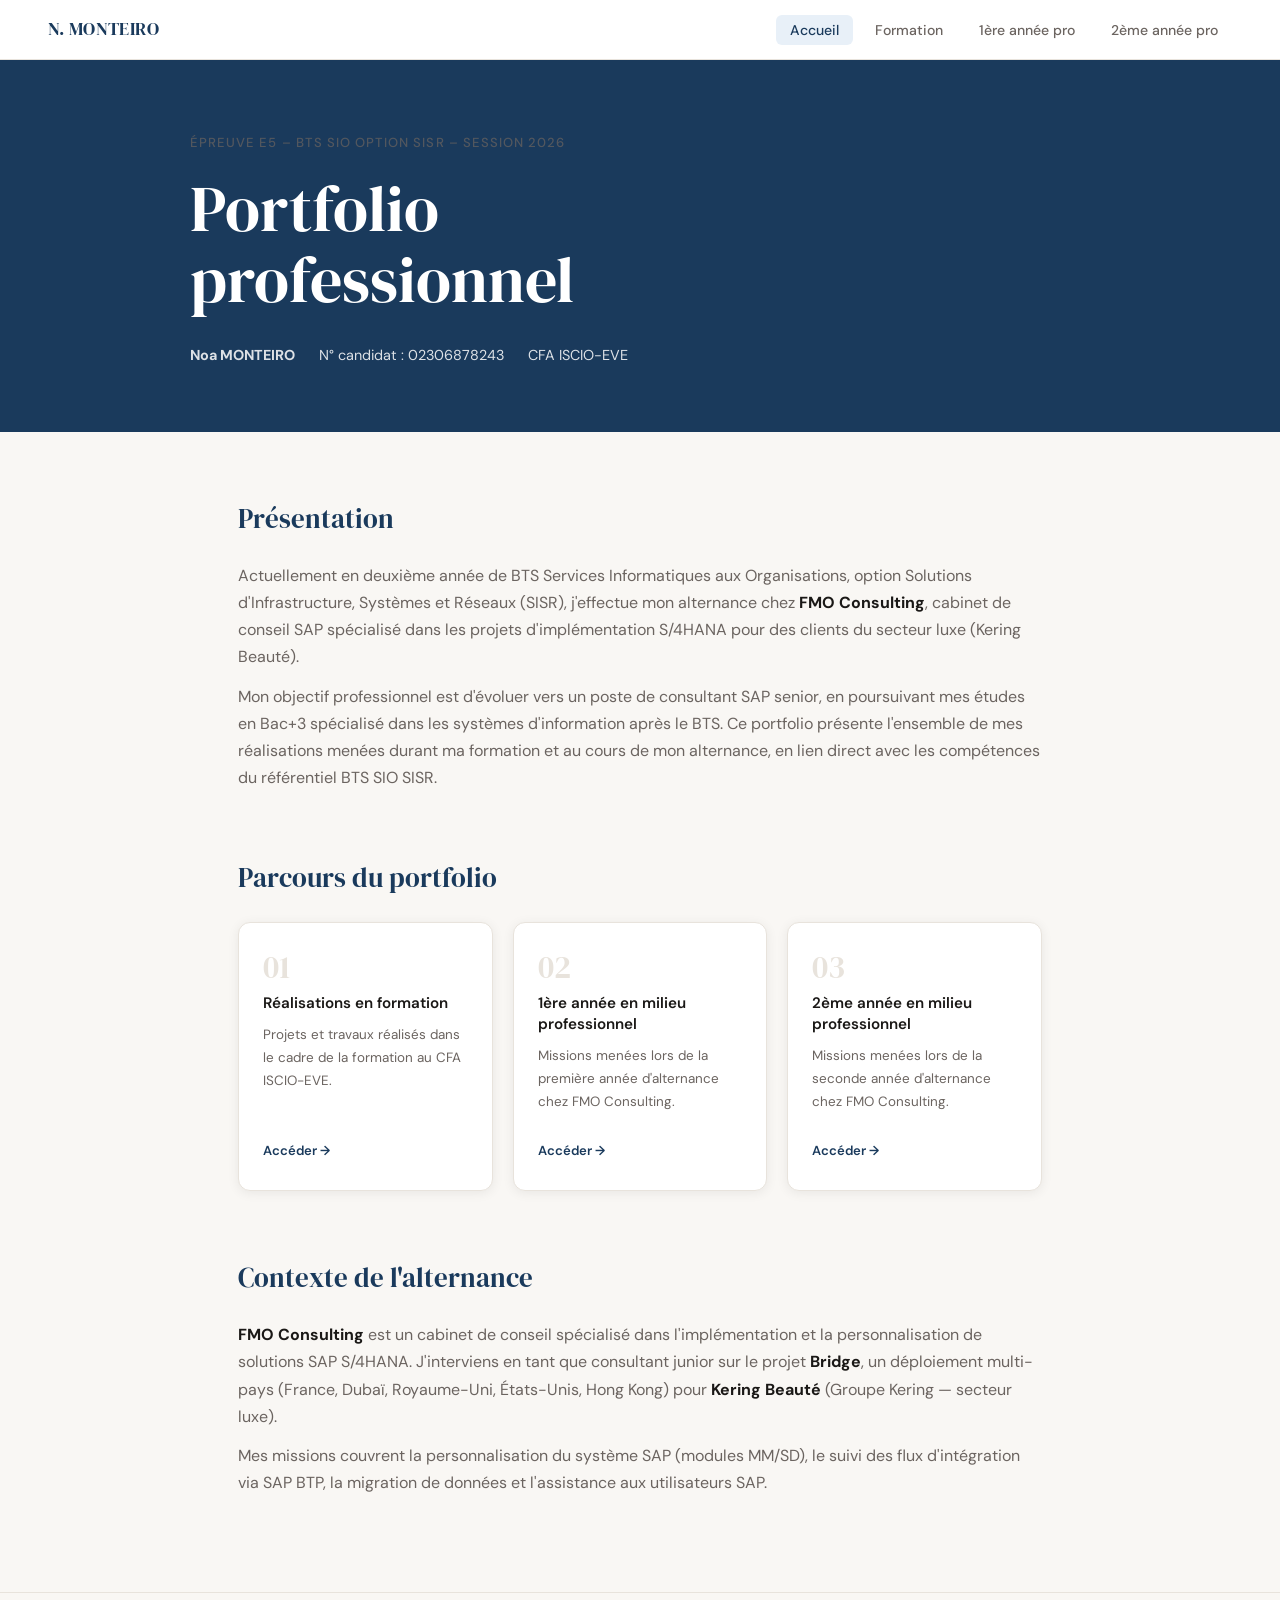
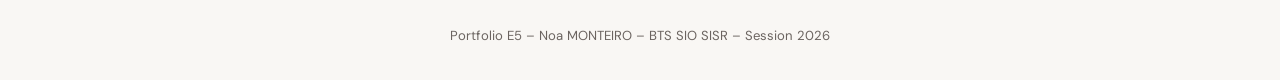
<file: index.html>
<!DOCTYPE html>
<html lang="fr">
<head>
  <meta charset="UTF-8" />
  <meta name="viewport" content="width=device-width, initial-scale=1.0" />
  <title>Portfolio E5 – Noa MONTEIRO</title>
  <link rel="preconnect" href="https://fonts.googleapis.com">
  <link href="https://fonts.googleapis.com/css2?family=DM+Serif+Display&family=DM+Sans:wght@300;400;500;600&display=swap" rel="stylesheet">
  <link rel="stylesheet" href="style.css" />
</head>
<body>
  <nav>
    <a href="index.html" class="nav-brand">N. MONTEIRO</a>
    <ul>
      <li><a href="index.html" class="active">Accueil</a></li>
      <li><a href="formation.html">Formation</a></li>
      <li><a href="pro-annee1.html">1ère année pro</a></li>
      <li><a href="pro-annee2.html">2ème année pro</a></li>
    </ul>
  </nav>

  <header class="hero">
    <div class="hero-inner">
      <p class="hero-label">Épreuve E5 – BTS SIO option SISR – Session 2026</p>
      <h1>Portfolio<br/>professionnel</h1>
      <div class="hero-meta">
        <span><strong>Noa MONTEIRO</strong></span>
        <span>N° candidat : 02306878243</span>
        <span>CFA ISCIO-EVE</span>
      </div>
    </div>
  </header>

  <main class="container">
    <section class="section-intro">
      <h2>Présentation</h2>
      <p>
        Actuellement en deuxième année de BTS Services Informatiques aux Organisations, option Solutions d'Infrastructure, Systèmes et Réseaux (SISR), j'effectue mon alternance chez <strong>FMO Consulting</strong>, cabinet de conseil SAP spécialisé dans les projets d'implémentation S/4HANA pour des clients du secteur luxe (Kering Beauté).
      </p>
      <p>
        Mon objectif professionnel est d'évoluer vers un poste de consultant SAP senior, en poursuivant mes études en Bac+3 spécialisé dans les systèmes d'information après le BTS. Ce portfolio présente l'ensemble de mes réalisations menées durant ma formation et au cours de mon alternance, en lien direct avec les compétences du référentiel BTS SIO SISR.
      </p>
    </section>

    <section class="section-cards">
      <h2>Parcours du portfolio</h2>
      <div class="cards">
        <a href="formation.html" class="card">
          <span class="card-num">01</span>
          <h3>Réalisations en formation</h3>
          <p>Projets et travaux réalisés dans le cadre de la formation au CFA ISCIO-EVE.</p>
          <span class="card-link">Accéder →</span>
        </a>
        <a href="pro-annee1.html" class="card">
          <span class="card-num">02</span>
          <h3>1ère année en milieu professionnel</h3>
          <p>Missions menées lors de la première année d'alternance chez FMO Consulting.</p>
          <span class="card-link">Accéder →</span>
        </a>
        <a href="pro-annee2.html" class="card">
          <span class="card-num">03</span>
          <h3>2ème année en milieu professionnel</h3>
          <p>Missions menées lors de la seconde année d'alternance chez FMO Consulting.</p>
          <span class="card-link">Accéder →</span>
        </a>
      </div>
    </section>

    <section class="section-context">
      <h2>Contexte de l'alternance</h2>
      <p>
        <strong>FMO Consulting</strong> est un cabinet de conseil spécialisé dans l'implémentation et la personnalisation de solutions SAP S/4HANA. J'interviens en tant que consultant junior sur le projet <strong>Bridge</strong>, un déploiement multi-pays (France, Dubaï, Royaume-Uni, États-Unis, Hong Kong) pour <strong>Kering Beauté</strong> (Groupe Kering — secteur luxe).
      </p>
      <p>
        Mes missions couvrent la personnalisation du système SAP (modules MM/SD), le suivi des flux d'intégration via SAP BTP, la migration de données et l'assistance aux utilisateurs SAP.
      </p>
    </section>
  </main>

  <footer>
    <p>Portfolio E5 – Noa MONTEIRO – BTS SIO SISR – Session 2026</p>
  </footer>
</body>
</html>
</file>
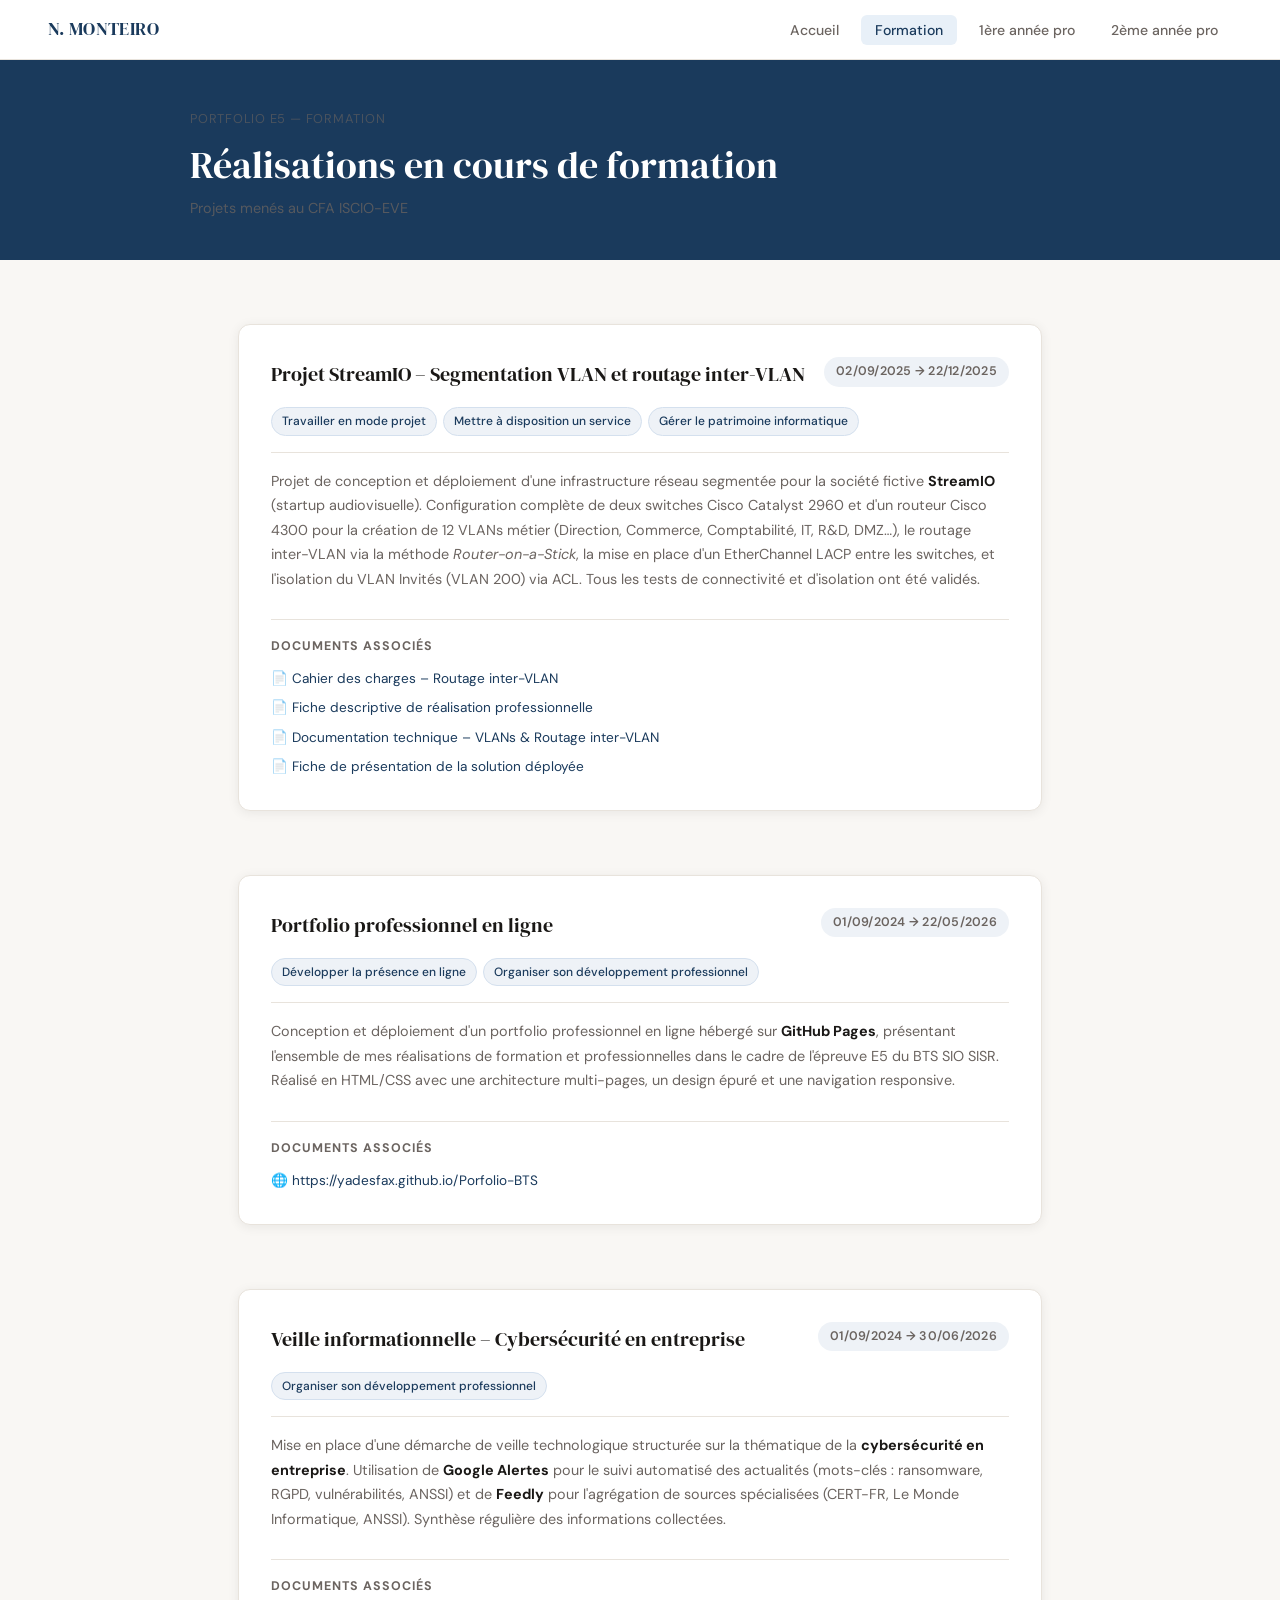
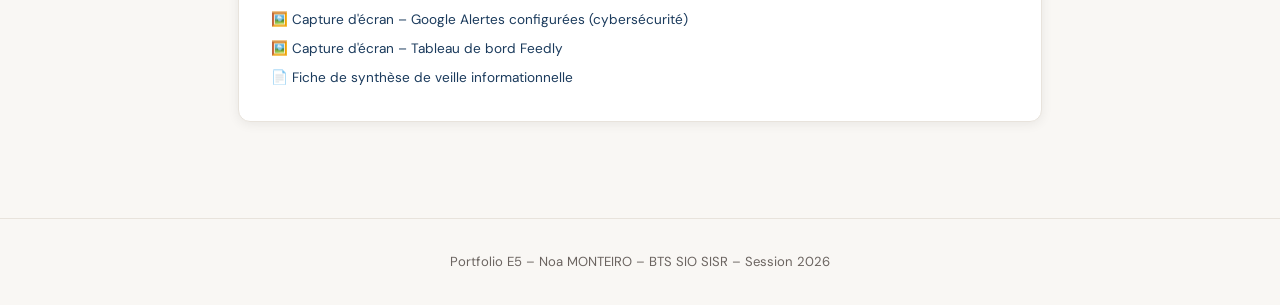
<file: formation.html>
<!DOCTYPE html>
<html lang="fr">
<head>
  <meta charset="UTF-8" />
  <meta name="viewport" content="width=device-width, initial-scale=1.0" />
  <title>Réalisations en formation – Portfolio E5</title>
  <link rel="preconnect" href="https://fonts.googleapis.com">
  <link href="https://fonts.googleapis.com/css2?family=DM+Serif+Display&family=DM+Sans:wght@300;400;500;600&display=swap" rel="stylesheet">
  <link rel="stylesheet" href="style.css" />
</head>
<body>
  <nav>
    <a href="index.html" class="nav-brand">N. MONTEIRO</a>
    <ul>
      <li><a href="index.html">Accueil</a></li>
      <li><a href="formation.html" class="active">Formation</a></li>
      <li><a href="pro-annee1.html">1ère année pro</a></li>
      <li><a href="pro-annee2.html">2ème année pro</a></li>
    </ul>
  </nav>

  <div class="page-hero">
    <div class="page-hero-inner">
      <p class="breadcrumb">Portfolio E5 — Formation</p>
      <h1>Réalisations en cours de formation</h1>
      <p class="subtitle">Projets menés au CFA ISCIO-EVE</p>
    </div>
  </div>

  <main class="container">

    <!-- RÉALISATION 1 : StreamIO -->
    <div class="realisation">
      <div class="realisation-header">
        <h3>Projet StreamIO – Segmentation VLAN et routage inter-VLAN</h3>
        <span class="periode">02/09/2025 → 22/12/2025</span>
      </div>
      <div class="competences">
        <span class="competence-tag">Travailler en mode projet</span>
        <span class="competence-tag">Mettre à disposition un service</span>
        <span class="competence-tag">Gérer le patrimoine informatique</span>
      </div>
      <p class="realisation-desc">
        Projet de conception et déploiement d'une infrastructure réseau segmentée pour la société fictive <strong>StreamIO</strong> (startup audiovisuelle). Configuration complète de deux switches Cisco Catalyst 2960 et d'un routeur Cisco 4300 pour la création de 12 VLANs métier (Direction, Commerce, Comptabilité, IT, R&D, DMZ…), le routage inter-VLAN via la méthode <em>Router-on-a-Stick</em>, la mise en place d'un EtherChannel LACP entre les switches, et l'isolation du VLAN Invités (VLAN 200) via ACL. Tous les tests de connectivité et d'isolation ont été validés.
      </p>
      <div class="preuves">
        <h4>Documents associés</h4>
        <ul>
          <li><a href="docs/formation/00-Cahier_des_Charges.pdf">📄 Cahier des charges – Routage inter-VLAN</a></li>
          <li><a href="docs/formation/10-Fiche_descriptive_Projet_1.pdf">📄 Fiche descriptive de réalisation professionnelle</a></li>
          <li><a href="docs/formation/20-Documentation_Technique.pdf">📄 Documentation technique – VLANs & Routage inter-VLAN</a></li>
          <li><a href="docs/formation/30-Fiche_Presentation_Solution.pdf">📄 Fiche de présentation de la solution déployée</a></li>
        </ul>
      </div>
    </div>

    <!-- RÉALISATION 2 : Portfolio -->
    <div class="realisation">
      <div class="realisation-header">
        <h3>Portfolio professionnel en ligne</h3>
        <span class="periode">01/09/2024 → 22/05/2026</span>
      </div>
      <div class="competences">
        <span class="competence-tag">Développer la présence en ligne</span>
        <span class="competence-tag">Organiser son développement professionnel</span>
      </div>
      <p class="realisation-desc">
        Conception et déploiement d'un portfolio professionnel en ligne hébergé sur <strong>GitHub Pages</strong>, présentant l'ensemble de mes réalisations de formation et professionnelles dans le cadre de l'épreuve E5 du BTS SIO SISR. Réalisé en HTML/CSS avec une architecture multi-pages, un design épuré et une navigation responsive.
      </p>
      <div class="preuves">
        <h4>Documents associés</h4>
        <ul>
          <li><a href="https://yadesfax.github.io/Porfolio-BTS" target="_blank">🌐 https://yadesfax.github.io/Porfolio-BTS</a></li>
        </ul>
      </div>
    </div>

    <!-- RÉALISATION 3 : Veille -->
    <div class="realisation">
      <div class="realisation-header">
        <h3>Veille informationnelle – Cybersécurité en entreprise</h3>
        <span class="periode">01/09/2024 → 30/06/2026</span>
      </div>
      <div class="competences">
        <span class="competence-tag">Organiser son développement professionnel</span>
      </div>
      <p class="realisation-desc">
        Mise en place d'une démarche de veille technologique structurée sur la thématique de la <strong>cybersécurité en entreprise</strong>. Utilisation de <strong>Google Alertes</strong> pour le suivi automatisé des actualités (mots-clés : ransomware, RGPD, vulnérabilités, ANSSI) et de <strong>Feedly</strong> pour l'agrégation de sources spécialisées (CERT-FR, Le Monde Informatique, ANSSI). Synthèse régulière des informations collectées.
      </p>
      <div class="preuves">
        <h4>Documents associés</h4>
        <ul>
          <li><a href="docs/formation/veille-google-alertes.png">🖼️ Capture d'écran – Google Alertes configurées (cybersécurité)</a></li>
          <li><a href="docs/formation/veille-feedly.png">🖼️ Capture d'écran – Tableau de bord Feedly</a></li>
          <li><a href="docs/formation/fiche-veille.pdf">📄 Fiche de synthèse de veille informationnelle</a></li>
        </ul>
      </div>
    </div>

  </main>

  <footer>
    <p>Portfolio E5 – Noa MONTEIRO – BTS SIO SISR – Session 2026</p>
  </footer>
</body>
</html>
</file>
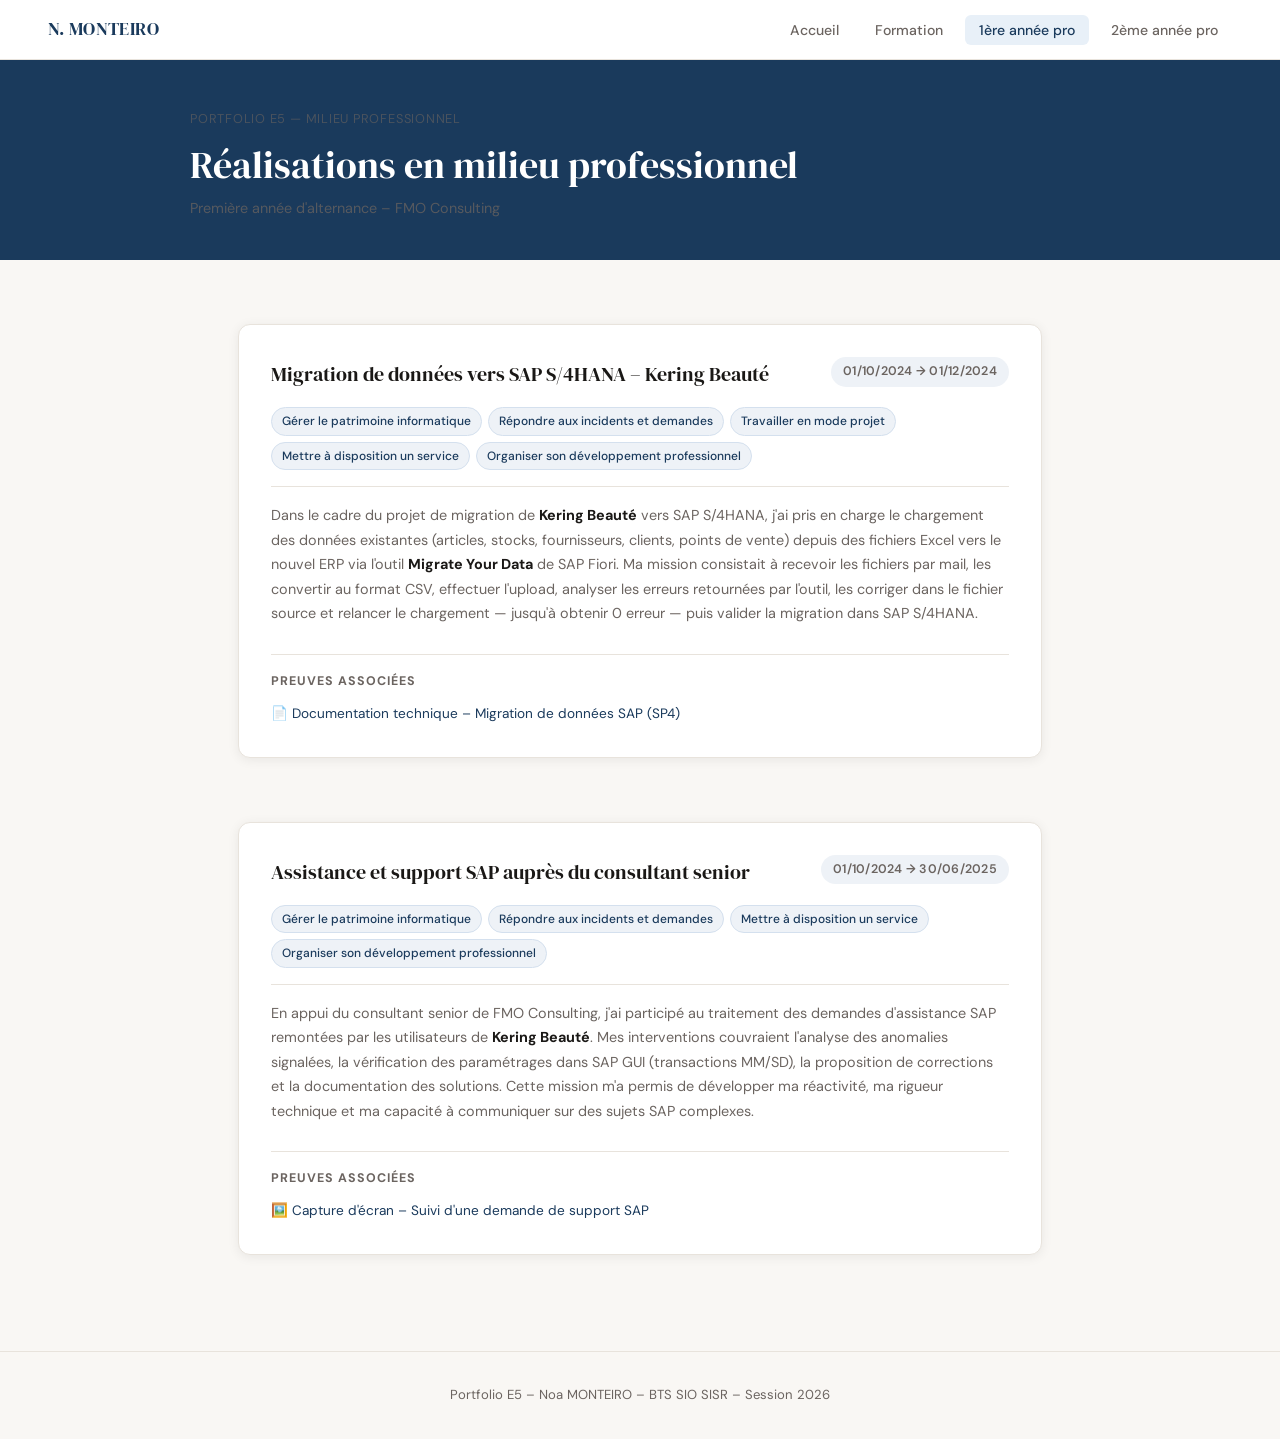
<file: pro-annee1.html>
<!DOCTYPE html>
<html lang="fr">
<head>
  <meta charset="UTF-8" />
  <meta name="viewport" content="width=device-width, initial-scale=1.0" />
  <title>1ère année pro – Portfolio E5</title>
  <link rel="preconnect" href="https://fonts.googleapis.com">
  <link href="https://fonts.googleapis.com/css2?family=DM+Serif+Display&family=DM+Sans:wght@300;400;500;600&display=swap" rel="stylesheet">
  <link rel="stylesheet" href="style.css" />
</head>
<body>
  <nav>
    <a href="index.html" class="nav-brand">N. MONTEIRO</a>
    <ul>
      <li><a href="index.html">Accueil</a></li>
      <li><a href="formation.html">Formation</a></li>
      <li><a href="pro-annee1.html" class="active">1ère année pro</a></li>
      <li><a href="pro-annee2.html">2ème année pro</a></li>
    </ul>
  </nav>

  <div class="page-hero">
    <div class="page-hero-inner">
      <p class="breadcrumb">Portfolio E5 — Milieu professionnel</p>
      <h1>Réalisations en milieu professionnel</h1>
      <p class="subtitle">Première année d'alternance – FMO Consulting</p>
    </div>
  </div>

  <main class="container">

    <!-- SP4 : Data Migration -->
    <div class="realisation">
      <div class="realisation-header">
        <h3>Migration de données vers SAP S/4HANA – Kering Beauté</h3>
        <span class="periode">01/10/2024 → 01/12/2024</span>
      </div>
      <div class="competences">
        <span class="competence-tag">Gérer le patrimoine informatique</span>
        <span class="competence-tag">Répondre aux incidents et demandes</span>
        <span class="competence-tag">Travailler en mode projet</span>
        <span class="competence-tag">Mettre à disposition un service</span>
        <span class="competence-tag">Organiser son développement professionnel</span>
      </div>
      <p class="realisation-desc">
        Dans le cadre du projet de migration de <strong>Kering Beauté</strong> vers SAP S/4HANA, j'ai pris en charge le chargement des données existantes (articles, stocks, fournisseurs, clients, points de vente) depuis des fichiers Excel vers le nouvel ERP via l'outil <strong>Migrate Your Data</strong> de SAP Fiori. Ma mission consistait à recevoir les fichiers par mail, les convertir au format CSV, effectuer l'upload, analyser les erreurs retournées par l'outil, les corriger dans le fichier source et relancer le chargement — jusqu'à obtenir 0 erreur — puis valider la migration dans SAP S/4HANA.
      </p>
      <div class="preuves">
        <h4>Preuves associées</h4>
        <ul>
          <li><a href="docs/pro-annee1/Documentation_SP4_DataMigration_MONTEIRO_Noa.pdf">📄 Documentation technique – Migration de données SAP (SP4)</a></li>
        </ul>
      </div>
    </div>

    <!-- Support SAP 1ère année -->
    <div class="realisation">
      <div class="realisation-header">
        <h3>Assistance et support SAP auprès du consultant senior</h3>
        <span class="periode">01/10/2024 → 30/06/2025</span>
      </div>
      <div class="competences">
        <span class="competence-tag">Gérer le patrimoine informatique</span>
        <span class="competence-tag">Répondre aux incidents et demandes</span>
        <span class="competence-tag">Mettre à disposition un service</span>
        <span class="competence-tag">Organiser son développement professionnel</span>
      </div>
      <p class="realisation-desc">
        En appui du consultant senior de FMO Consulting, j'ai participé au traitement des demandes d'assistance SAP remontées par les utilisateurs de <strong>Kering Beauté</strong>. Mes interventions couvraient l'analyse des anomalies signalées, la vérification des paramétrages dans SAP GUI (transactions MM/SD), la proposition de corrections et la documentation des solutions. Cette mission m'a permis de développer ma réactivité, ma rigueur technique et ma capacité à communiquer sur des sujets SAP complexes.
      </p>
      <div class="preuves">
        <h4>Preuves associées</h4>
        <ul>
          <li><a href="docs/pro-annee1/capture-support-sap.png">🖼️ Capture d'écran – Suivi d'une demande de support SAP</a></li>
        </ul>
      </div>
    </div>

  </main>

  <footer>
    <p>Portfolio E5 – Noa MONTEIRO – BTS SIO SISR – Session 2026</p>
  </footer>
</body>
</html>
</file>
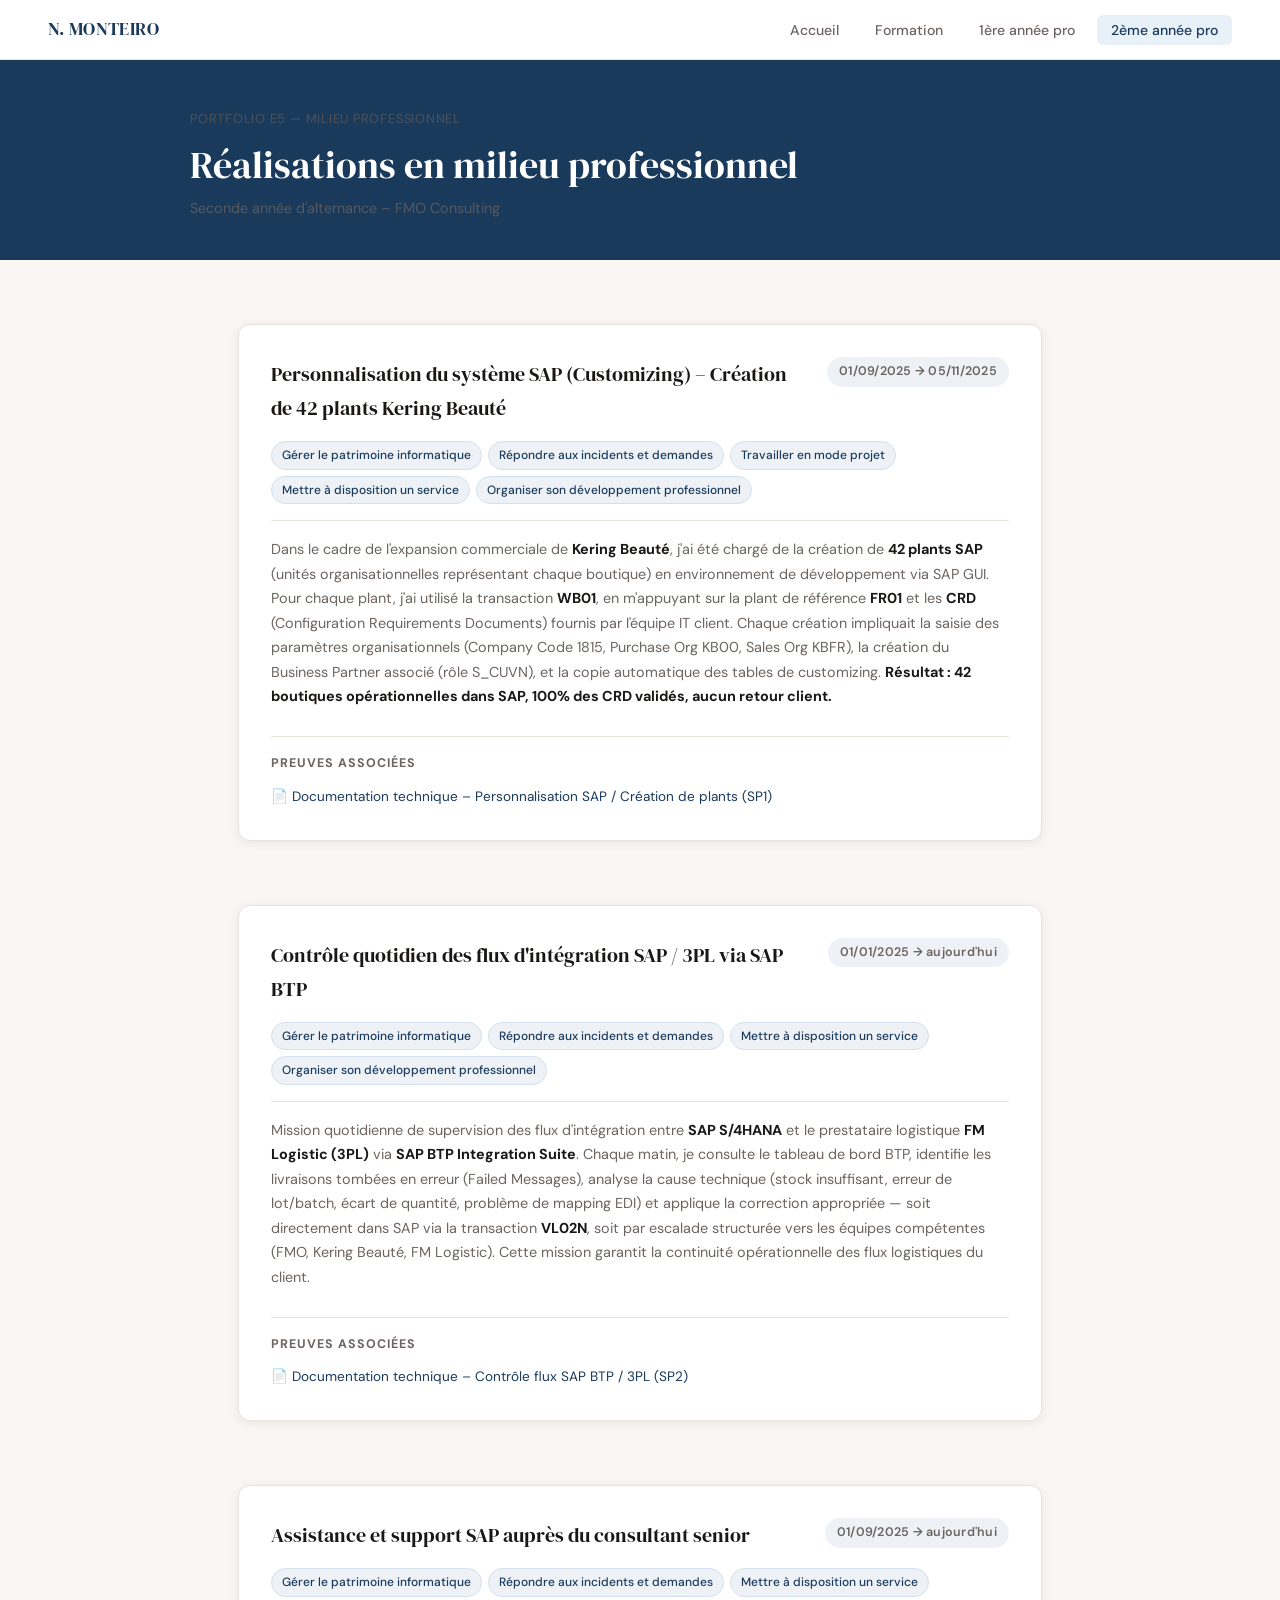
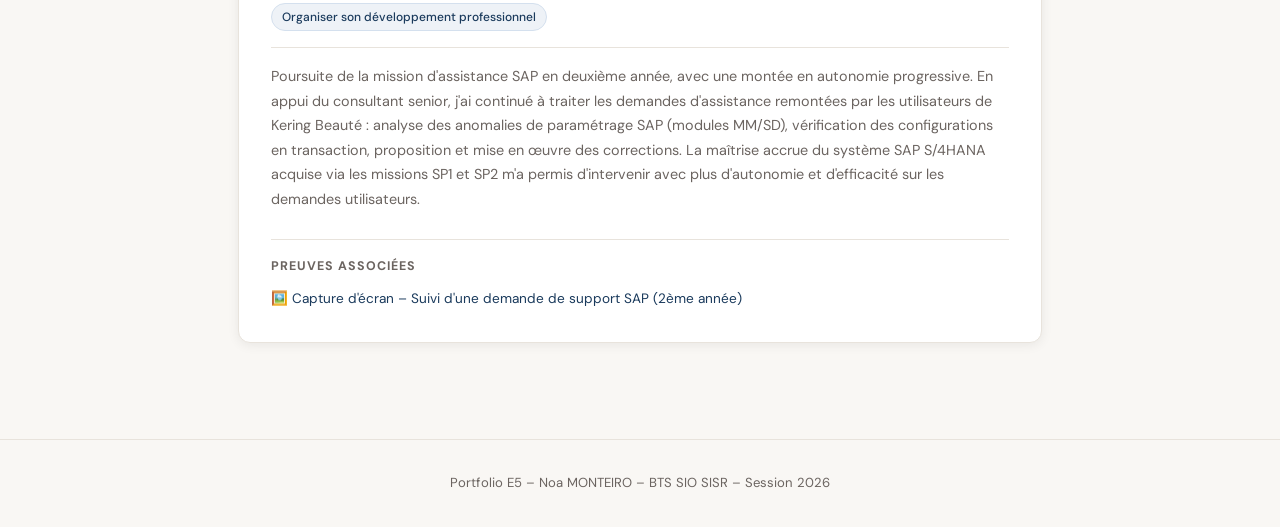
<file: pro-annee2.html>
<!DOCTYPE html>
<html lang="fr">
<head>
  <meta charset="UTF-8" />
  <meta name="viewport" content="width=device-width, initial-scale=1.0" />
  <title>2ème année pro – Portfolio E5</title>
  <link rel="preconnect" href="https://fonts.googleapis.com">
  <link href="https://fonts.googleapis.com/css2?family=DM+Serif+Display&family=DM+Sans:wght@300;400;500;600&display=swap" rel="stylesheet">
  <link rel="stylesheet" href="style.css" />
</head>
<body>
  <nav>
    <a href="index.html" class="nav-brand">N. MONTEIRO</a>
    <ul>
      <li><a href="index.html">Accueil</a></li>
      <li><a href="formation.html">Formation</a></li>
      <li><a href="pro-annee1.html">1ère année pro</a></li>
      <li><a href="pro-annee2.html" class="active">2ème année pro</a></li>
    </ul>
  </nav>

  <div class="page-hero">
    <div class="page-hero-inner">
      <p class="breadcrumb">Portfolio E5 — Milieu professionnel</p>
      <h1>Réalisations en milieu professionnel</h1>
      <p class="subtitle">Seconde année d'alternance – FMO Consulting</p>
    </div>
  </div>

  <main class="container">

    <!-- SP1 : Custo SAP -->
    <div class="realisation">
      <div class="realisation-header">
        <h3>Personnalisation du système SAP (Customizing) – Création de 42 plants Kering Beauté</h3>
        <span class="periode">01/09/2025 → 05/11/2025</span>
      </div>
      <div class="competences">
        <span class="competence-tag">Gérer le patrimoine informatique</span>
        <span class="competence-tag">Répondre aux incidents et demandes</span>
        <span class="competence-tag">Travailler en mode projet</span>
        <span class="competence-tag">Mettre à disposition un service</span>
        <span class="competence-tag">Organiser son développement professionnel</span>
      </div>
      <p class="realisation-desc">
        Dans le cadre de l'expansion commerciale de <strong>Kering Beauté</strong>, j'ai été chargé de la création de <strong>42 plants SAP</strong> (unités organisationnelles représentant chaque boutique) en environnement de développement via SAP GUI. Pour chaque plant, j'ai utilisé la transaction <strong>WB01</strong>, en m'appuyant sur la plant de référence <strong>FR01</strong> et les <strong>CRD</strong> (Configuration Requirements Documents) fournis par l'équipe IT client. Chaque création impliquait la saisie des paramètres organisationnels (Company Code 1815, Purchase Org KB00, Sales Org KBFR), la création du Business Partner associé (rôle S_CUVN), et la copie automatique des tables de customizing. <strong>Résultat : 42 boutiques opérationnelles dans SAP, 100% des CRD validés, aucun retour client.</strong>
      </p>
      <div class="preuves">
        <h4>Preuves associées</h4>
        <ul>
          <li><a href="docs/pro-annee2/Documentation_SP1_Custo_SAP_MONTEIRO_Noa.pdf">📄 Documentation technique – Personnalisation SAP / Création de plants (SP1)</a></li>
        </ul>
      </div>
    </div>

    <!-- SP2 : BTP -->
    <div class="realisation">
      <div class="realisation-header">
        <h3>Contrôle quotidien des flux d'intégration SAP / 3PL via SAP BTP</h3>
        <span class="periode">01/01/2025 → aujourd'hui</span>
      </div>
      <div class="competences">
        <span class="competence-tag">Gérer le patrimoine informatique</span>
        <span class="competence-tag">Répondre aux incidents et demandes</span>
        <span class="competence-tag">Mettre à disposition un service</span>
        <span class="competence-tag">Organiser son développement professionnel</span>
      </div>
      <p class="realisation-desc">
        Mission quotidienne de supervision des flux d'intégration entre <strong>SAP S/4HANA</strong> et le prestataire logistique <strong>FM Logistic (3PL)</strong> via <strong>SAP BTP Integration Suite</strong>. Chaque matin, je consulte le tableau de bord BTP, identifie les livraisons tombées en erreur (Failed Messages), analyse la cause technique (stock insuffisant, erreur de lot/batch, écart de quantité, problème de mapping EDI) et applique la correction appropriée — soit directement dans SAP via la transaction <strong>VL02N</strong>, soit par escalade structurée vers les équipes compétentes (FMO, Kering Beauté, FM Logistic). Cette mission garantit la continuité opérationnelle des flux logistiques du client.
      </p>
      <div class="preuves">
        <h4>Preuves associées</h4>
        <ul>
          <li><a href="docs/pro-annee2/Documentation_SP2_BTP_MONTEIRO_Noa.pdf">📄 Documentation technique – Contrôle flux SAP BTP / 3PL (SP2)</a></li>
        </ul>
      </div>
    </div>

    <!-- Support SAP 2ème année -->
    <div class="realisation">
      <div class="realisation-header">
        <h3>Assistance et support SAP auprès du consultant senior</h3>
        <span class="periode">01/09/2025 → aujourd'hui</span>
      </div>
      <div class="competences">
        <span class="competence-tag">Gérer le patrimoine informatique</span>
        <span class="competence-tag">Répondre aux incidents et demandes</span>
        <span class="competence-tag">Mettre à disposition un service</span>
        <span class="competence-tag">Organiser son développement professionnel</span>
      </div>
      <p class="realisation-desc">
        Poursuite de la mission d'assistance SAP en deuxième année, avec une montée en autonomie progressive. En appui du consultant senior, j'ai continué à traiter les demandes d'assistance remontées par les utilisateurs de Kering Beauté : analyse des anomalies de paramétrage SAP (modules MM/SD), vérification des configurations en transaction, proposition et mise en œuvre des corrections. La maîtrise accrue du système SAP S/4HANA acquise via les missions SP1 et SP2 m'a permis d'intervenir avec plus d'autonomie et d'efficacité sur les demandes utilisateurs.
      </p>
      <div class="preuves">
        <h4>Preuves associées</h4>
        <ul>
          <li><a href="docs/pro-annee2/capture-support-sap-an2.png">🖼️ Capture d'écran – Suivi d'une demande de support SAP (2ème année)</a></li>
        </ul>
      </div>
    </div>

  </main>

  <footer>
    <p>Portfolio E5 – Noa MONTEIRO – BTS SIO SISR – Session 2026</p>
  </footer>
</body>
</html>
</file>
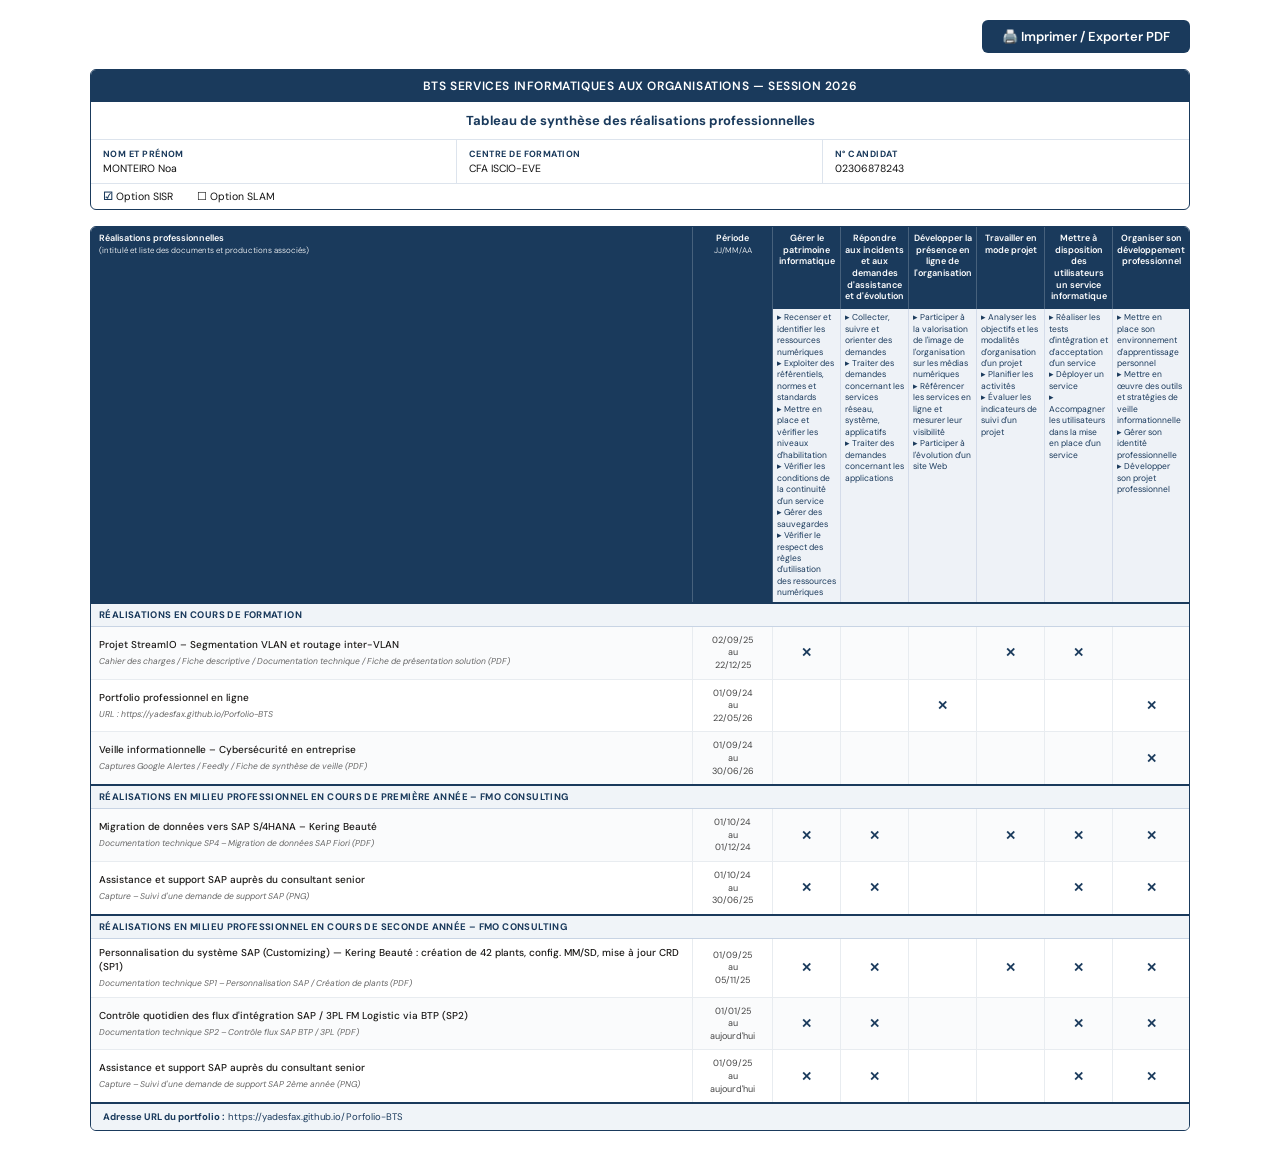
<file: tableau-synthese.html>
<!DOCTYPE html>
<html lang="fr">
<head>
  <meta charset="UTF-8" />
  <meta name="viewport" content="width=device-width, initial-scale=1.0" />
  <title>Tableau de synthèse E5 – Noa MONTEIRO</title>
  <link rel="preconnect" href="https://fonts.googleapis.com">
  <link href="https://fonts.googleapis.com/css2?family=DM+Sans:wght@300;400;500;600&display=swap" rel="stylesheet">
  <style>
    * { box-sizing: border-box; margin: 0; padding: 0; }

    body {
      font-family: 'DM Sans', Arial, sans-serif;
      font-size: 11px;
      background: #fff;
      color: #111;
      padding: 20px;
    }

    .page {
      max-width: 1100px;
      margin: 0 auto;
    }

    /* ===== EN-TÊTE ===== */
    .entete {
      border: 1.5px solid #1a3a5c;
      border-radius: 6px;
      overflow: hidden;
      margin-bottom: 16px;
    }

    .entete-top {
      background: #1a3a5c;
      color: white;
      text-align: center;
      padding: 8px 12px;
      font-size: 12px;
      font-weight: 600;
      letter-spacing: 0.05em;
    }

    .entete-title {
      text-align: center;
      padding: 10px;
      font-size: 13px;
      font-weight: 700;
      border-bottom: 1px solid #dde4ed;
      color: #1a3a5c;
    }

    .entete-info {
      display: grid;
      grid-template-columns: 1fr 1fr 1fr;
    }

    .entete-info div {
      padding: 8px 12px;
      border-right: 1px solid #dde4ed;
      font-size: 10.5px;
    }
    .entete-info div:last-child { border-right: none; }
    .entete-info div strong { display: block; color: #1a3a5c; font-size: 9px; text-transform: uppercase; letter-spacing: 0.05em; margin-bottom: 2px; }

    .option-line {
      padding: 6px 12px;
      font-size: 10.5px;
      border-top: 1px solid #dde4ed;
      display: flex;
      gap: 24px;
      align-items: center;
    }

    .option-check { font-weight: 700; color: #1a3a5c; }

    /* ===== TABLE ===== */
    .tableau-wrapper {
      border: 1.5px solid #1a3a5c;
      border-radius: 6px;
      overflow: hidden;
    }

    table {
      width: 100%;
      border-collapse: collapse;
      font-size: 10px;
    }

    /* En-tête colonnes compétences */
    .header-competences {
      background: #1a3a5c;
      color: white;
    }

    .header-competences th {
      padding: 6px 4px;
      text-align: center;
      font-size: 9px;
      font-weight: 600;
      line-height: 1.3;
      border-right: 1px solid rgba(255,255,255,0.2);
      vertical-align: top;
    }

    .header-competences th:last-child { border-right: none; }
    .header-competences th.col-realisation { text-align: left; padding-left: 8px; min-width: 200px; }
    .header-competences th.col-periode { min-width: 80px; }
    .header-competences th.col-comp { width: 68px; }

    /* Sous-compétences */
    .subcomp-row {
      background: #eef2f7;
    }

    .subcomp-row td {
      padding: 3px 4px;
      font-size: 8.5px;
      color: #1a3a5c;
      border-right: 1px solid #d4dcea;
      border-bottom: 1px solid #c8d4e4;
      vertical-align: top;
      line-height: 1.35;
    }
    .subcomp-row td:last-child { border-right: none; }
    .subcomp-row td.col-realisation { font-style: italic; color: #555; }

    /* Section headers */
    .section-header td {
      background: #f0f4f8;
      color: #1a3a5c;
      font-weight: 700;
      font-size: 9.5px;
      padding: 5px 8px;
      border-top: 2px solid #1a3a5c;
      border-bottom: 1px solid #c8d4e4;
      letter-spacing: 0.04em;
      text-transform: uppercase;
    }

    /* Lignes réalisations */
    tr.realisation-row td {
      padding: 7px 4px;
      border-bottom: 1px solid #e8ecf0;
      border-right: 1px solid #e8ecf0;
      vertical-align: middle;
    }
    tr.realisation-row td:last-child { border-right: none; }
    tr.realisation-row:last-child td { border-bottom: none; }

    tr.realisation-row td.col-realisation {
      padding-left: 8px;
      font-weight: 500;
      color: #1a1816;
      line-height: 1.4;
    }

    tr.realisation-row td.col-realisation .preuves-list {
      margin-top: 4px;
      font-size: 8.5px;
      color: #666;
      font-weight: 400;
      font-style: italic;
      line-height: 1.4;
    }

    tr.realisation-row td.col-periode {
      text-align: center;
      color: #444;
      font-size: 9px;
      line-height: 1.4;
      white-space: nowrap;
    }

    /* Croix */
    .check {
      text-align: center;
      font-size: 13px;
      font-weight: 700;
      color: #1a3a5c;
    }

    tr:nth-child(even).realisation-row { background: #fafbfc; }

    /* Footer tableau */
    .footer-url {
      border-top: 2px solid #1a3a5c;
      padding: 7px 12px;
      font-size: 9.5px;
      background: #f0f4f8;
      color: #1a3a5c;
    }

    /* PRINT */
    @media print {
      body { padding: 10px; font-size: 10px; }
      .no-print { display: none; }
      .page { max-width: 100%; }
    }

    /* Bouton imprimer */
    .print-btn {
      display: flex;
      justify-content: flex-end;
      margin-bottom: 16px;
    }
    .print-btn button {
      background: #1a3a5c;
      color: white;
      border: none;
      padding: 8px 20px;
      border-radius: 6px;
      font-family: 'DM Sans', sans-serif;
      font-size: 13px;
      font-weight: 600;
      cursor: pointer;
    }
    .print-btn button:hover { background: #0f2540; }
  </style>
</head>
<body>
<div class="page">

  <!-- Bouton imprimer -->
  <div class="print-btn no-print">
    <button onclick="window.print()">🖨️ Imprimer / Exporter PDF</button>
  </div>

  <!-- EN-TÊTE -->
  <div class="entete">
    <div class="entete-top">BTS SERVICES INFORMATIQUES AUX ORGANISATIONS — SESSION 2026</div>
    <div class="entete-title">Tableau de synthèse des réalisations professionnelles</div>
    <div class="entete-info">
      <div><strong>Nom et prénom</strong>MONTEIRO Noa</div>
      <div><strong>Centre de formation</strong>CFA ISCIO-EVE</div>
      <div><strong>N° candidat</strong>02306878243</div>
    </div>
    <div class="option-line">
      <span><span class="option-check">☑</span> Option SISR</span>
      <span><span>☐</span> Option SLAM</span>
    </div>
  </div>

  <!-- TABLEAU -->
  <div class="tableau-wrapper">
    <table>
      <!-- En-tête compétences -->
      <thead>
        <tr class="header-competences">
          <th class="col-realisation" rowspan="2">Réalisations professionnelles<br/><span style="font-weight:300;font-size:8px;">(intitulé et liste des documents et productions associés)</span></th>
          <th class="col-periode" rowspan="2">Période<br/><span style="font-weight:300;font-size:8px;">JJ/MM/AA</span></th>
          <th class="col-comp">Gérer le patrimoine informatique</th>
          <th class="col-comp">Répondre aux incidents et aux demandes d'assistance et d'évolution</th>
          <th class="col-comp">Développer la présence en ligne de l'organisation</th>
          <th class="col-comp">Travailler en mode projet</th>
          <th class="col-comp">Mettre à disposition des utilisateurs un service informatique</th>
          <th class="col-comp">Organiser son développement professionnel</th>
        </tr>
        <!-- Sous-compétences -->
        <tr class="subcomp-row">
          <td>
            ▸ Recenser et identifier les ressources numériques<br/>
            ▸ Exploiter des référentiels, normes et standards<br/>
            ▸ Mettre en place et vérifier les niveaux d'habilitation<br/>
            ▸ Vérifier les conditions de la continuité d'un service<br/>
            ▸ Gérer des sauvegardes<br/>
            ▸ Vérifier le respect des règles d'utilisation des ressources numériques
          </td>
          <td>
            ▸ Collecter, suivre et orienter des demandes<br/>
            ▸ Traiter des demandes concernant les services réseau, système, applicatifs<br/>
            ▸ Traiter des demandes concernant les applications
          </td>
          <td>
            ▸ Participer à la valorisation de l'image de l'organisation sur les médias numériques<br/>
            ▸ Référencer les services en ligne et mesurer leur visibilité<br/>
            ▸ Participer à l'évolution d'un site Web
          </td>
          <td>
            ▸ Analyser les objectifs et les modalités d'organisation d'un projet<br/>
            ▸ Planifier les activités<br/>
            ▸ Évaluer les indicateurs de suivi d'un projet
          </td>
          <td>
            ▸ Réaliser les tests d'intégration et d'acceptation d'un service<br/>
            ▸ Déployer un service<br/>
            ▸ Accompagner les utilisateurs dans la mise en place d'un service
          </td>
          <td>
            ▸ Mettre en place son environnement d'apprentissage personnel<br/>
            ▸ Mettre en œuvre des outils et stratégies de veille informationnelle<br/>
            ▸ Gérer son identité professionnelle<br/>
            ▸ Développer son projet professionnel
          </td>
        </tr>
      </thead>

      <tbody>
        <!-- ====== SECTION FORMATION ====== -->
        <tr class="section-header">
          <td colspan="8">Réalisations en cours de formation</td>
        </tr>

        <tr class="realisation-row">
          <td class="col-realisation">
            Projet StreamIO – Segmentation VLAN et routage inter-VLAN
            <div class="preuves-list">
              Cahier des charges / Fiche descriptive / Documentation technique / Fiche de présentation solution (PDF)
            </div>
          </td>
          <td class="col-periode">02/09/25<br/>au<br/>22/12/25</td>
          <td class="check">✕</td>
          <td></td>
          <td></td>
          <td class="check">✕</td>
          <td class="check">✕</td>
          <td></td>
        </tr>

        <tr class="realisation-row">
          <td class="col-realisation">
            Portfolio professionnel en ligne
            <div class="preuves-list">
              URL : https://yadesfax.github.io/Porfolio-BTS
            </div>
          </td>
          <td class="col-periode">01/09/24<br/>au<br/>22/05/26</td>
          <td></td>
          <td></td>
          <td class="check">✕</td>
          <td></td>
          <td></td>
          <td class="check">✕</td>
        </tr>

        <tr class="realisation-row">
          <td class="col-realisation">
            Veille informationnelle – Cybersécurité en entreprise
            <div class="preuves-list">
              Captures Google Alertes / Feedly / Fiche de synthèse de veille (PDF)
            </div>
          </td>
          <td class="col-periode">01/09/24<br/>au<br/>30/06/26</td>
          <td></td>
          <td></td>
          <td></td>
          <td></td>
          <td></td>
          <td class="check">✕</td>
        </tr>

        <!-- ====== SECTION 1ÈRE ANNÉE ====== -->
        <tr class="section-header">
          <td colspan="8">Réalisations en milieu professionnel en cours de première année – FMO Consulting</td>
        </tr>

        <tr class="realisation-row">
          <td class="col-realisation">
            Migration de données vers SAP S/4HANA – Kering Beauté
            <div class="preuves-list">
              Documentation technique SP4 – Migration de données SAP Fiori (PDF)
            </div>
          </td>
          <td class="col-periode">01/10/24<br/>au<br/>01/12/24</td>
          <td class="check">✕</td>
          <td class="check">✕</td>
          <td></td>
          <td class="check">✕</td>
          <td class="check">✕</td>
          <td class="check">✕</td>
        </tr>

        <tr class="realisation-row">
          <td class="col-realisation">
            Assistance et support SAP auprès du consultant senior
            <div class="preuves-list">
              Capture – Suivi d'une demande de support SAP (PNG)
            </div>
          </td>
          <td class="col-periode">01/10/24<br/>au<br/>30/06/25</td>
          <td class="check">✕</td>
          <td class="check">✕</td>
          <td></td>
          <td></td>
          <td class="check">✕</td>
          <td class="check">✕</td>
        </tr>

        <!-- ====== SECTION 2ÈME ANNÉE ====== -->
        <tr class="section-header">
          <td colspan="8">Réalisations en milieu professionnel en cours de seconde année – FMO Consulting</td>
        </tr>

        <tr class="realisation-row">
          <td class="col-realisation">
            Personnalisation du système SAP (Customizing) — Kering Beauté : création de 42 plants, config. MM/SD, mise à jour CRD (SP1)
            <div class="preuves-list">
              Documentation technique SP1 – Personnalisation SAP / Création de plants (PDF)
            </div>
          </td>
          <td class="col-periode">01/09/25<br/>au<br/>05/11/25</td>
          <td class="check">✕</td>
          <td class="check">✕</td>
          <td></td>
          <td class="check">✕</td>
          <td class="check">✕</td>
          <td class="check">✕</td>
        </tr>

        <tr class="realisation-row">
          <td class="col-realisation">
            Contrôle quotidien des flux d'intégration SAP / 3PL FM Logistic via BTP (SP2)
            <div class="preuves-list">
              Documentation technique SP2 – Contrôle flux SAP BTP / 3PL (PDF)
            </div>
          </td>
          <td class="col-periode">01/01/25<br/>au<br/>aujourd'hui</td>
          <td class="check">✕</td>
          <td class="check">✕</td>
          <td></td>
          <td></td>
          <td class="check">✕</td>
          <td class="check">✕</td>
        </tr>

        <tr class="realisation-row">
          <td class="col-realisation">
            Assistance et support SAP auprès du consultant senior
            <div class="preuves-list">
              Capture – Suivi d'une demande de support SAP 2ème année (PNG)
            </div>
          </td>
          <td class="col-periode">01/09/25<br/>au<br/>aujourd'hui</td>
          <td class="check">✕</td>
          <td class="check">✕</td>
          <td></td>
          <td></td>
          <td class="check">✕</td>
          <td class="check">✕</td>
        </tr>

      </tbody>
    </table>

    <!-- URL portfolio -->
    <div class="footer-url">
      <strong>Adresse URL du portfolio :</strong> https://yadesfax.github.io/Porfolio-BTS
    </div>
  </div>

</div>
</body>
</html>
</file>
<file: style.css>
/* ===== RESET & BASE ===== */
*, *::before, *::after { box-sizing: border-box; margin: 0; padding: 0; }

:root {
  --bg: #f9f7f4;
  --surface: #ffffff;
  --border: #e8e3dc;
  --text: #1a1816;
  --text-muted: #6b6460;
  --accent: #1a3a5c;
  --accent-light: #e8f0f8;
  --tag-bg: #eef2f7;
  --tag-color: #1a3a5c;
  --radius: 12px;
  --shadow: 0 2px 12px rgba(0,0,0,0.07);
}

html { scroll-behavior: smooth; }

body {
  font-family: 'DM Sans', sans-serif;
  background: var(--bg);
  color: var(--text);
  font-size: 16px;
  line-height: 1.7;
  min-height: 100vh;
}

/* ===== NAV ===== */
nav {
  position: sticky;
  top: 0;
  z-index: 100;
  background: var(--surface);
  border-bottom: 1px solid var(--border);
  display: flex;
  align-items: center;
  justify-content: space-between;
  padding: 0 48px;
  height: 60px;
}

.nav-brand {
  font-family: 'DM Serif Display', serif;
  font-size: 1.1rem;
  color: var(--accent);
  text-decoration: none;
  letter-spacing: 0.02em;
}

nav ul {
  display: flex;
  gap: 8px;
  list-style: none;
}

nav ul li a {
  text-decoration: none;
  color: var(--text-muted);
  font-size: 0.88rem;
  font-weight: 500;
  padding: 6px 14px;
  border-radius: 6px;
  transition: all 0.2s;
}

nav ul li a:hover,
nav ul li a.active {
  color: var(--accent);
  background: var(--accent-light);
}

/* ===== HERO ===== */
.hero {
  background: var(--accent);
  color: white;
  padding: 72px 48px 64px;
}

.hero-inner { max-width: 900px; margin: 0 auto; }

.hero-label {
  font-size: 0.82rem;
  font-weight: 500;
  letter-spacing: 0.08em;
  text-transform: uppercase;
  opacity: 0.7;
  margin-bottom: 20px;
}

.hero h1 {
  font-family: 'DM Serif Display', serif;
  font-size: clamp(2.5rem, 5vw, 4rem);
  line-height: 1.1;
  margin-bottom: 28px;
  font-weight: 400;
}

.hero-meta {
  display: flex;
  gap: 24px;
  flex-wrap: wrap;
  font-size: 0.9rem;
  opacity: 0.85;
}

.hero-meta span { display: flex; align-items: center; gap: 6px; }

/* Page hero (sous-pages) */
.page-hero {
  background: var(--accent);
  color: white;
  padding: 48px 48px 40px;
}

.page-hero-inner { max-width: 900px; margin: 0 auto; }

.page-hero .breadcrumb {
  font-size: 0.8rem;
  opacity: 0.6;
  margin-bottom: 12px;
  letter-spacing: 0.06em;
  text-transform: uppercase;
}

.page-hero h1 {
  font-family: 'DM Serif Display', serif;
  font-size: clamp(1.8rem, 3vw, 2.6rem);
  font-weight: 400;
  line-height: 1.2;
}

.page-hero .subtitle {
  margin-top: 8px;
  font-size: 0.9rem;
  opacity: 0.75;
}

/* ===== CONTAINER ===== */
.container {
  max-width: 900px;
  margin: 0 auto;
  padding: 64px 48px;
  display: flex;
  flex-direction: column;
  gap: 64px;
}

/* ===== SECTIONS ===== */
h2 {
  font-family: 'DM Serif Display', serif;
  font-size: 1.7rem;
  font-weight: 400;
  color: var(--accent);
  margin-bottom: 20px;
}

p { color: var(--text-muted); margin-bottom: 12px; }
p:last-child { margin-bottom: 0; }
p strong { color: var(--text); }

/* ===== CARDS ACCUEIL ===== */
.cards {
  display: grid;
  grid-template-columns: repeat(3, 1fr);
  gap: 20px;
  margin-top: 8px;
}

.card {
  background: var(--surface);
  border: 1px solid var(--border);
  border-radius: var(--radius);
  padding: 28px 24px;
  text-decoration: none;
  color: inherit;
  display: flex;
  flex-direction: column;
  gap: 10px;
  transition: all 0.25s;
  box-shadow: var(--shadow);
}

.card:hover {
  transform: translateY(-3px);
  box-shadow: 0 8px 28px rgba(0,0,0,0.1);
  border-color: var(--accent);
}

.card-num {
  font-family: 'DM Serif Display', serif;
  font-size: 2rem;
  color: var(--border);
  line-height: 1;
}

.card h3 {
  font-size: 0.95rem;
  font-weight: 600;
  color: var(--text);
  line-height: 1.4;
}

.card p {
  font-size: 0.84rem;
  color: var(--text-muted);
  flex: 1;
}

.card-link {
  font-size: 0.82rem;
  font-weight: 600;
  color: var(--accent);
  margin-top: 4px;
}

/* ===== RÉALISATIONS ===== */
.realisation {
  background: var(--surface);
  border: 1px solid var(--border);
  border-radius: var(--radius);
  padding: 32px;
  box-shadow: var(--shadow);
  display: flex;
  flex-direction: column;
  gap: 16px;
}

.realisation-header {
  display: flex;
  justify-content: space-between;
  align-items: flex-start;
  gap: 16px;
  flex-wrap: wrap;
}

.realisation-header h3 {
  font-family: 'DM Serif Display', serif;
  font-size: 1.25rem;
  font-weight: 400;
  color: var(--text);
  flex: 1;
}

.periode {
  font-size: 0.78rem;
  font-weight: 600;
  color: var(--text-muted);
  background: var(--tag-bg);
  padding: 4px 12px;
  border-radius: 20px;
  white-space: nowrap;
  letter-spacing: 0.02em;
}

.competences {
  display: flex;
  flex-wrap: wrap;
  gap: 6px;
}

.competence-tag {
  font-size: 0.75rem;
  font-weight: 500;
  color: var(--tag-color);
  background: var(--tag-bg);
  padding: 3px 10px;
  border-radius: 20px;
  border: 1px solid #d4e0ee;
}

.realisation-desc {
  font-size: 0.9rem;
  color: var(--text-muted);
  line-height: 1.7;
  border-top: 1px solid var(--border);
  padding-top: 16px;
}

.preuves { border-top: 1px solid var(--border); padding-top: 16px; }

.preuves h4 {
  font-size: 0.78rem;
  font-weight: 700;
  letter-spacing: 0.08em;
  text-transform: uppercase;
  color: var(--text-muted);
  margin-bottom: 10px;
}

.preuves ul {
  list-style: none;
  display: flex;
  flex-direction: column;
  gap: 6px;
}

.preuves ul li a {
  font-size: 0.85rem;
  color: var(--accent);
  text-decoration: none;
  display: flex;
  align-items: center;
  gap: 8px;
  transition: opacity 0.2s;
}

.preuves ul li a:hover { opacity: 0.7; }

/* ===== FOOTER ===== */
footer {
  text-align: center;
  padding: 32px;
  border-top: 1px solid var(--border);
  font-size: 0.82rem;
  color: var(--text-muted);
  margin-top: 32px;
}

/* ===== RESPONSIVE ===== */
@media (max-width: 700px) {
  nav { padding: 0 20px; }
  .hero, .page-hero { padding: 40px 20px 32px; }
  .container { padding: 40px 20px; }
  .cards { grid-template-columns: 1fr; }
  nav ul { gap: 4px; }
  nav ul li a { padding: 5px 10px; font-size: 0.82rem; }
  .realisation { padding: 20px; }
}
</file>
